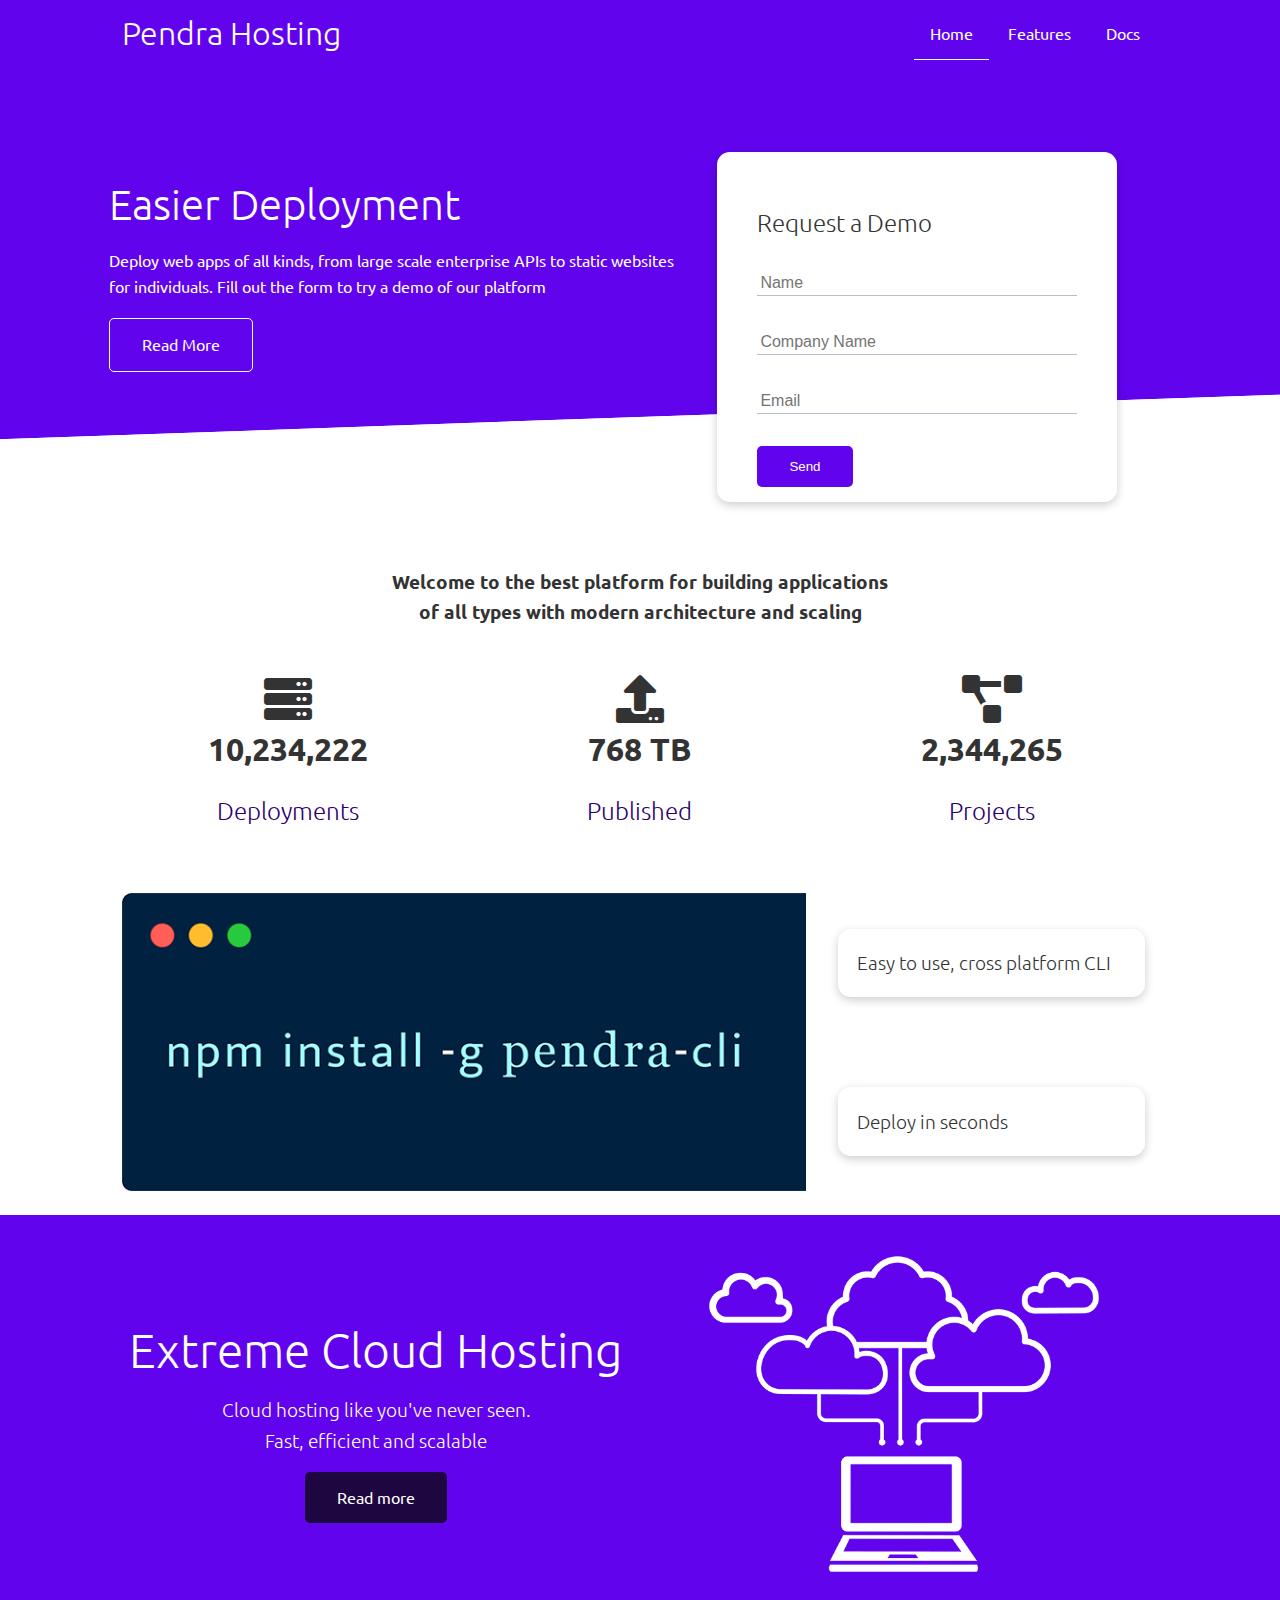
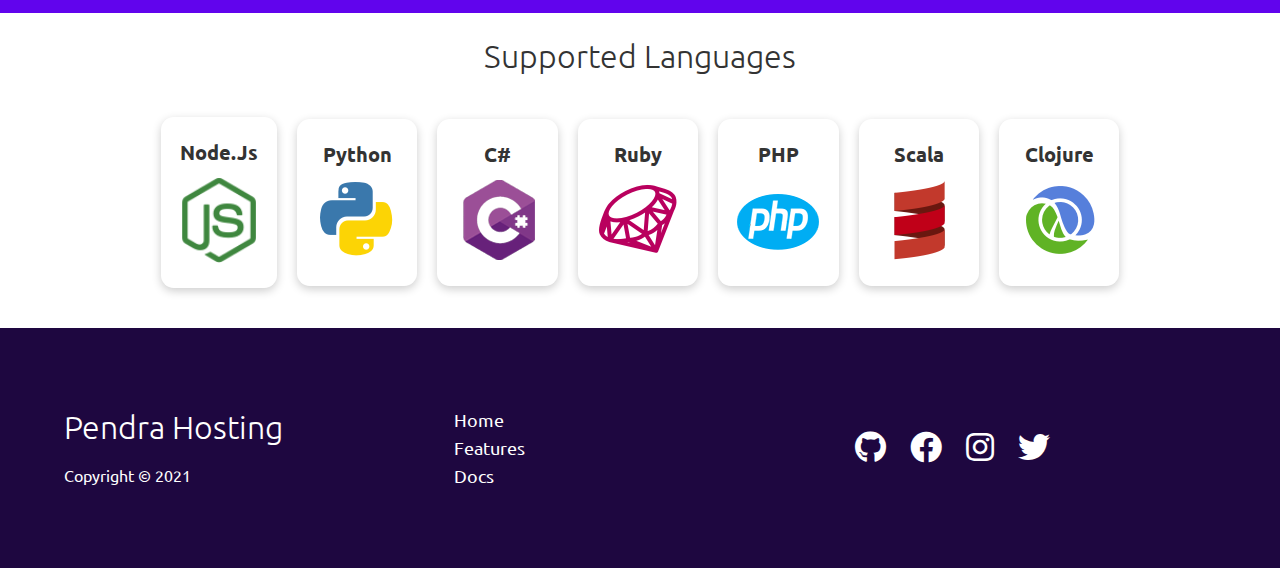
<file: index.html>
<!DOCTYPE html>
<html lang="en">
<head>
    <meta charset="UTF-8">
    <meta http-equiv="X-UA-Compatible" content="IE=edge">
    <meta name="viewport" content="width=device-width, initial-scale=1.0">
    <title>Pendra | Cloud Hosting Services</title>
    <meta name="description" content="Dummy web hosting site for my portfolio at pitju.hu">
    <link rel="stylesheet" href="utilities.css">
    <link rel="stylesheet" href="style.css">
   
    <link rel="stylesheet" href="https://cdnjs.cloudflare.com/ajax/libs/font-awesome/5.15.3/css/all.min.css">
   

</head>
<body>
    <!-- nav bar -->
    <div class="navbar">
        <div class="container flex">
            <h1 class="l">Pendra Hosting</h1>
            <nav>
                <ul>
                    <li><a class="active-page" href="index.html">Home</a></li>
                    <li><a href="features.html">Features</a></li>
                    <li><a href="docs.html">Docs</a></li>
                </ul>
            </nav>
        </div>
    </div>

    <!-- showcase -->

    <section class="showcase">
        <div class="container grid">
            <div class="showcase-text">
                <h1>Easier Deployment</h1>
                <p>Deploy web apps of all kinds, from large scale enterprise APIs to static websites for individuals. Fill out the form to try a demo of our platform</p>
                <a href="features.html" class="btn btn-outline">Read More</a>
            </div>
            <div class="showcase-form card">
                <h2>Request a Demo</h2>
                <form>
                    <div class="form-control">
                        <input type="text" name="name" placeholder="Name" required>
                    </div>
                    <div class="form-control">
                        <input type="text" name="company" placeholder="Company Name" required>
                    </div>
                    <div class="form-control">
                        <input type="email" name="email" placeholder="Email" required>
                    </div>
                    <input type="submit" value="Send" class="btn btn-primary">
                </form>
            </div>
        </div>
    </section>

    <!-- stats -->
    <section class="stats">
        <div class="container">
            <h3 class="stats-heading text-center my-1">
                 Welcome to the best platform for building applications of all types with modern architecture and scaling
            </h3>
            <div class="stats-content grid grid-3 text-center my-4">
                <div>
                    <i class="fas fa-server fa-3x"></i>
                    <h3>10,234,222</h3>
                    <p class="text-secondary">Deployments</p>
                </div>
                <div>
                    <i class="fas fa-upload fa-3x"></i>
                    <h3>768 TB</h3>
                    <p class="text-secondary">Published</p>
                </div>
                <div>
                    <i class="fas fa-project-diagram fa-3x"></i>
                    <h3>2,344,265</h3>
                    <p class="text-secondary">Projects</p>
                </div>
            </div>
        </div>
    </section>

    <!-- cli -->
    <section class="cli">
        <div class="container grid">
            <img 
            src="images/cli3.png" 
            alt="command line interface screenshot" 
            srcset="images/cli3-mobile.png 1352w, images/cli3-mobile.png 712w"
            sizes="(max-width: 500px) 712px, 1352px">
            <!-- <img src="images/cli3.png" alt="command line interface screenshot"> -->
            <div class="card card-resize">
                <h3>Easy to use, cross platform CLI</h3>
            </div>
            <div class="card card-resize">
                <h3>Deploy in seconds</h3>
            </div>
        </div>
    </section>

    <!-- cloud -->
    <section class="cloud bg-primary my-2 py-2">
        <div class="container grid">
            <div class="text-center">
                <h2 class="lg">Extreme Cloud Hosting</h2>
                <p class="lead my-1">
                    Cloud hosting like you've never seen.<br> Fast, efficient and scalable
                </p>
                <a href="features.html" class="btn btn-dark">Read more</a>
            </div>
            <img src="images/cloud.png" alt="">
        </div>
    </section>

    <!-- languages -->
    <section class="languages">
        <h2 class="md text-center my-2">
            Supported Languages
        </h2>
        <div class="container flex">
            <div class="card">
                <h4>Node.Js</h4>
                <img src="images/logos/node.png" alt="Node.Js Logo">
            </div>
            <div class="card">
                <h4>Python</h4>
                <img src="images/logos/python.png" alt="Python Logo">
            </div>
            <div class="card">
                <h4>C#</h4>
                <img src="images/logos/csharp.png" alt="C-sharp Logo">
            </div>
            <div class="card">
                <h4>Ruby</h4>
                <img src="images/logos/ruby.png" alt="Ruby Logo">
            </div>
            <div class="card">
                <h4>PHP</h4>
                <img src="images/logos/php.png" alt="PHP Logo">
            </div>
            <div class="card">
                <h4>Scala</h4>
                <img src="images/logos/scala.png" alt="Scala Logo">
            </div>
            <div class="card">
                <h4>Clojure</h4>
                <img src="images/logos/clojure.png" alt="Clojure Logo">
            </div>
        </div>
    </section>

    <!-- footer -->
    <footer class="footer bg-dark py-5">
        <div class="grid grid-3">
            <div>
                <h1>Pendra Hosting</h1>
                <p>Copyright &copy; 2021</p>
            </div>
            <nav>
                <ul class="footer-nav-links">
                    <li><a href="index.html">Home</a></li>
                    <li><a href="features.html">Features</a></li>
                    <li><a href="docs.html">Docs</a></li>
                </ul>
            </nav>
            <div class="social">
                <a href="#"><i class="fab fa-github fa-2x"></i></a>
                <a href="#"><i class="fab fa-facebook fa-2x"></i></a>
                <a href="#"><i class="fab fa-instagram fa-2x"></i></a>
                <a href="#"><i class="fab fa-twitter fa-2x"></i></a>
            </div>
        </div>
    </footer>
</body>
</html>
</file>
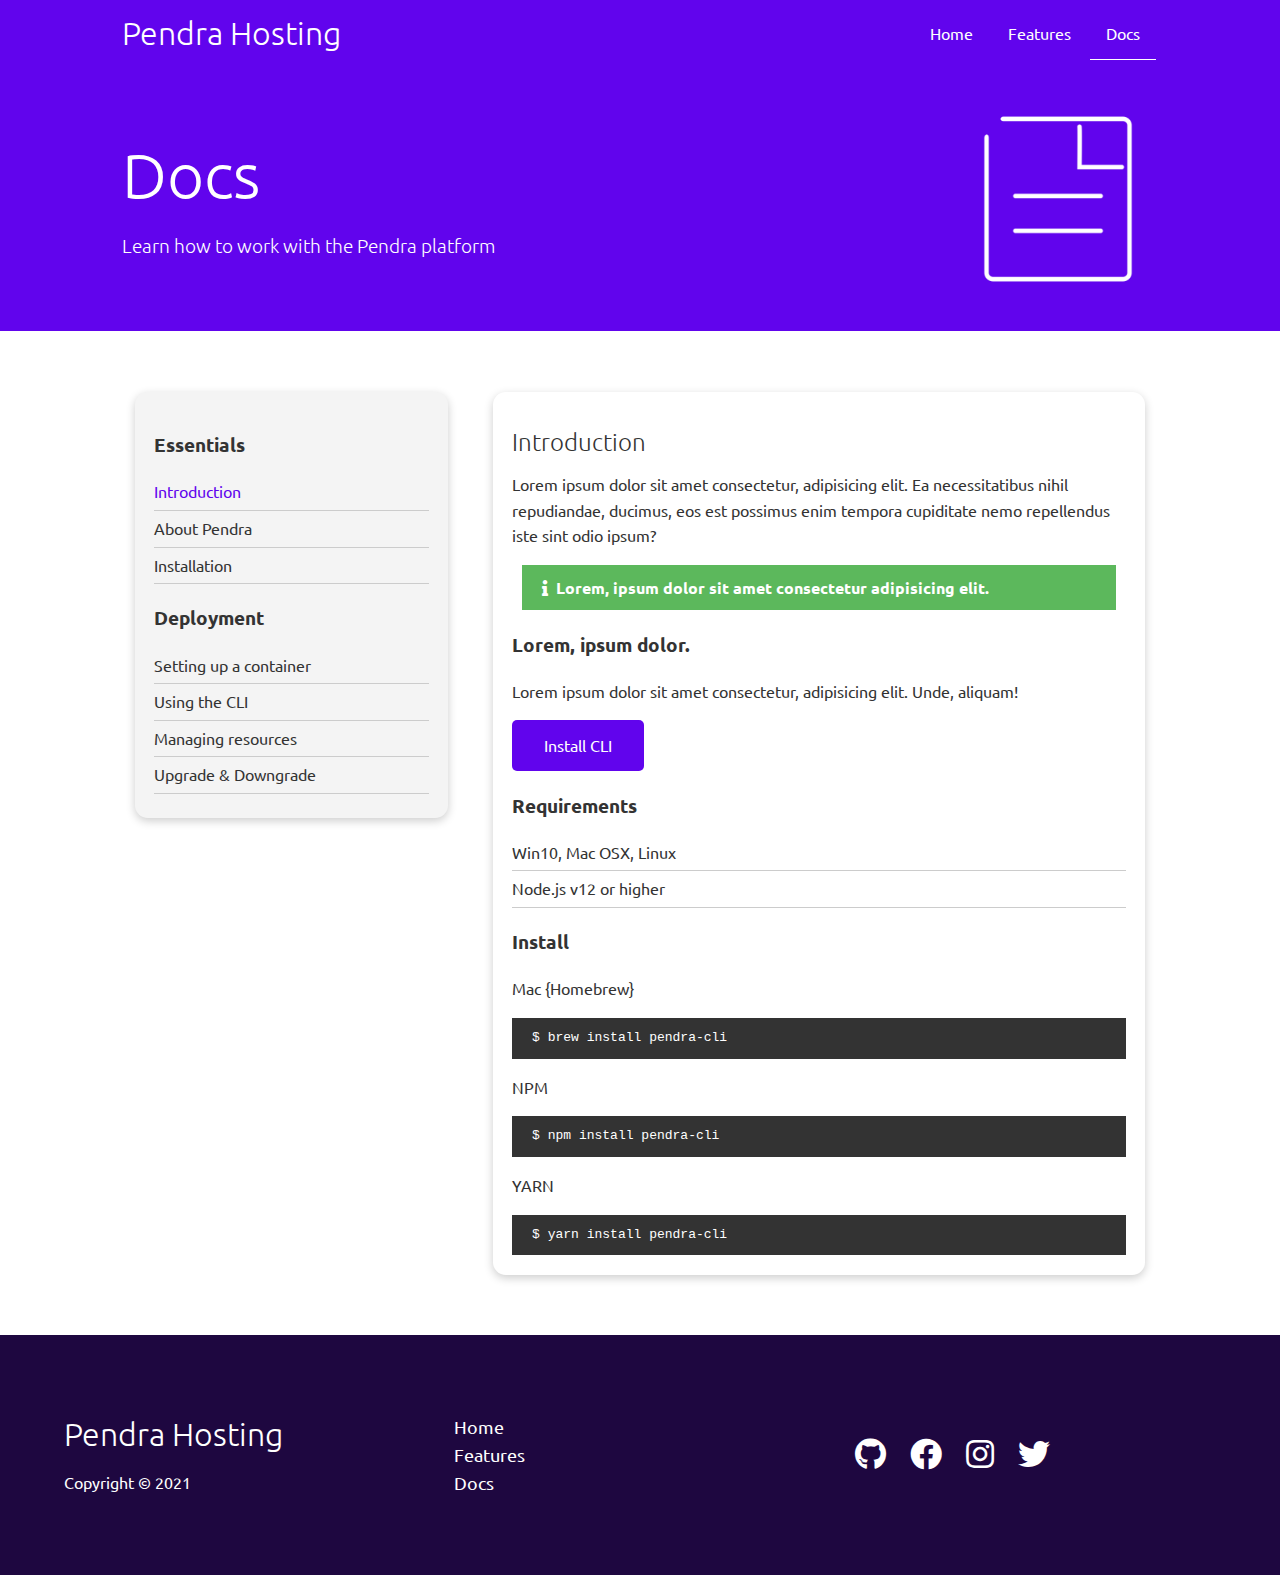
<file: docs.html>
<!DOCTYPE html>
<html lang="en">

<head>
    <meta charset="UTF-8">
    <meta http-equiv="X-UA-Compatible" content="IE=edge">
    <meta name="viewport" content="width=device-width, initial-scale=1.0">
    <title>Pendra | Cloud Hosting Services</title>
    <meta name="description" content="Dummy web hosting site for my portfolio at pitju.hu">
    <link rel="stylesheet" href="utilities.css">
    <link rel="stylesheet" href="style.css">

    <link rel="stylesheet" href="https://cdnjs.cloudflare.com/ajax/libs/font-awesome/5.15.3/css/all.min.css">


</head>

<body>
    <!-- nav bar -->
    <div class="navbar">
        <div class="container flex">
            <h1 class="l">Pendra Hosting</h1>
            <nav>
                <ul>
                    <li><a href="index.html">Home</a></li>
                    <li><a href="features.html">Features</a></li>
                    <li><a class="active-page" href="docs.html">Docs</a></li>
                </ul>
            </nav>
        </div>
    </div>

    <!-- head -->
    <section class="docs-head bg-primary py-3">
        <div class="container grid">
            <div>
                <h1 class="xl">Docs</h1>
                <p class="lead">
                    Learn how to work with the Pendra platform
                </p>
            </div>
            <img src="images/docs.png" alt="">
        </div>
    </section>

    <!-- docs main -->

    <section class="docs-main my-4">
        <div class="container grid">
            <div class="card bg-light p3">
                <h3 class="my-2">Essentials</h3>
                <nav>
                    <ul>
                        <li><a class="text-primary"  href="#">Introduction</a></li>
                        <li><a href="#">About Pendra</a></li>
                        <li><a href="#">Installation</a></li>
                    </ul>
                </nav>
                <h3 class="my-2">Deployment</h3>
                <nav>
                    <ul>
                        <li><a href="#">Setting up a container</a></li>
                        <li><a href="#">Using the CLI</a></li>
                        <li><a href="#">Managing resources</a></li>
                        <li><a href="#">Upgrade & Downgrade</a></li>
                    </ul>
                </nav>
            </div>
            <div class="card">
                <h2>Introduction</h2>
                <p>Lorem ipsum dolor sit amet consectetur, adipisicing elit. Ea necessitatibus nihil repudiandae, ducimus, eos est possimus enim tempora cupiditate nemo repellendus iste sint odio ipsum?</p>

                <div class="alert alert-success">
                    <i class="fas fa-info"></i>Lorem, ipsum dolor sit amet consectetur adipisicing elit.
                </div>

                <h3>Lorem, ipsum dolor.</h3>
                <p>Lorem ipsum dolor sit amet consectetur, adipisicing elit. Unde, aliquam!</p>
                <a href="" class="btn bnt-primary">Install CLI</a>

                <h3>Requirements</h3>
                <ul>
                    <li>Win10, Mac OSX, Linux</li>
                    <li>Node.js v12 or higher</li>
                </ul>

                <h3>Install</h3>
                <p>Mac {Homebrew}</p>
                <pre><code>$ brew install pendra-cli</code></pre>
                <p>NPM</p>
                <pre><code>$ npm install pendra-cli</code></pre>
                <p>YARN</p>
                <pre><code>$ yarn install pendra-cli</code></pre>
                
            </div>
        </div>
    </section>

    




    <!-- footer -->
    <footer class="footer bg-dark py-5">
        <div class="grid grid-3">
            <div>
                <h1>Pendra Hosting</h1>
                <p>Copyright &copy; 2021</p>
            </div>
            <nav>
                <ul class="footer-nav-links">
                    <li><a href="index.html">Home</a></li>
                    <li><a href="features.html">Features</a></li>
                    <li><a href="docs.html">Docs</a></li>
                </ul>
            </nav>
            <div class="social">
                <a href="#"><i class="fab fa-github fa-2x"></i></a>
                <a href="#"><i class="fab fa-facebook fa-2x"></i></a>
                <a href="#"><i class="fab fa-instagram fa-2x"></i></a>
                <a href="#"><i class="fab fa-twitter fa-2x"></i></a>
            </div>
        </div>
    </footer>
</body>

</html>
</file>
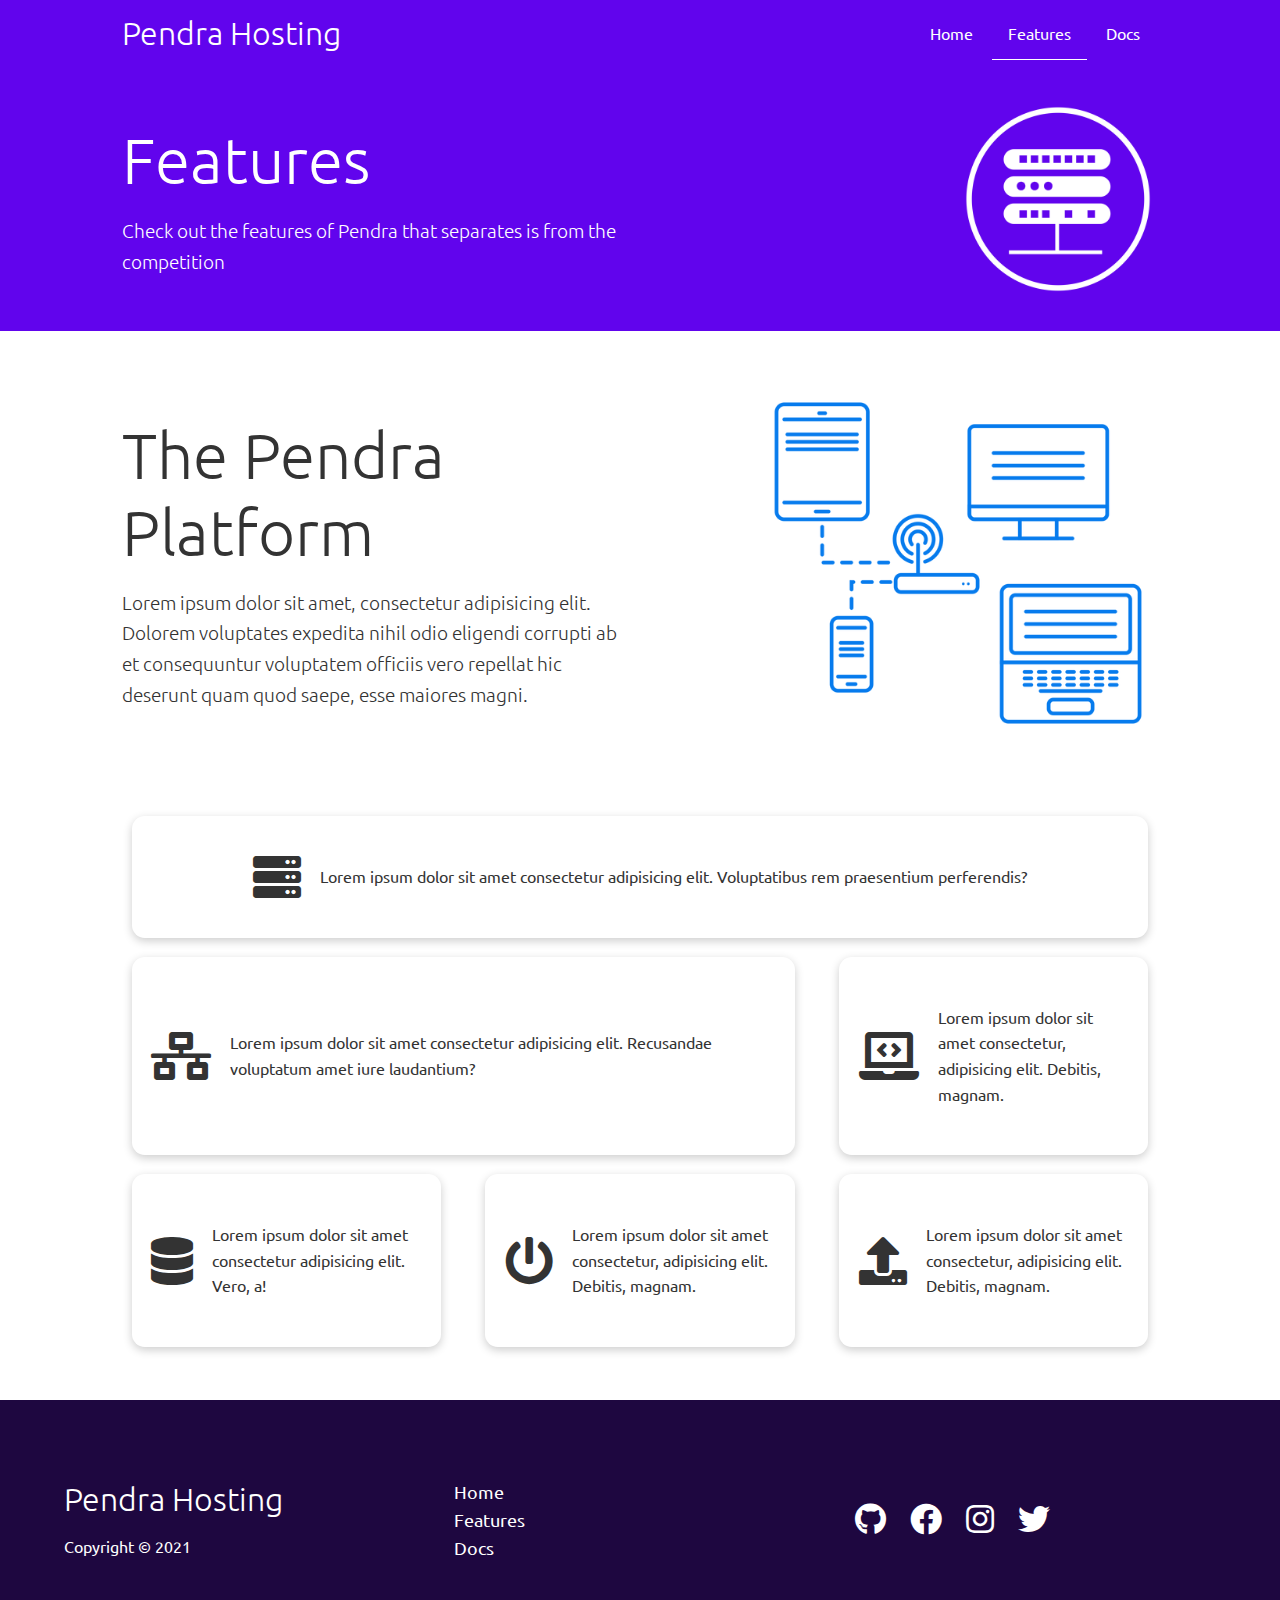
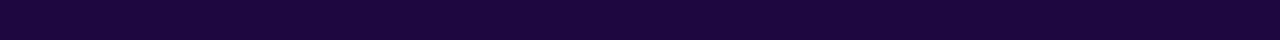
<file: features.html>
<!DOCTYPE html>
<html lang="en">

<head>
    <meta charset="UTF-8">
    <meta http-equiv="X-UA-Compatible" content="IE=edge">
    <meta name="viewport" content="width=device-width, initial-scale=1.0">
    <title>Pendra | Cloud Hosting Services</title>
    <meta name="description" content="Dummy web hosting site for my portfolio at pitju.hu">
    <link rel="stylesheet" href="utilities.css">
    <link rel="stylesheet" href="style.css">

    <link rel="stylesheet" href="https://cdnjs.cloudflare.com/ajax/libs/font-awesome/5.15.3/css/all.min.css">


</head>

<body>
    <!-- nav bar -->
    <div class="navbar">
        <div class="container flex">
            <h1 class="l">Pendra Hosting</h1>
            <nav>
                <ul>
                    <li><a href="index.html">Home</a></li>
                    <li><a class="active-page" href="features.html">Features</a></li>
                    <li><a href="docs.html">Docs</a></li>
                </ul>
            </nav>
        </div>
    </div>

    <!-- head -->
    <section class="features-head bg-primary py-3">
        <div class="container grid">
            <div>
                <h1 class="xl">Features</h1>
                <p class="lead">
                    Check out the features of Pendra that separates is from the competition
                </p>
            </div>
            <img src="images/server.png" alt="drawing of a server" class="server-image">
        </div>
    </section>

    <!-- sub-head -->
    <secion class="features-sub-head bg-light py-3">
        <div class="container grid">
            <div>
                <h1 class="xl">The Pendra Platform</h1>
                <p class="lead">
                    Lorem ipsum dolor sit amet, consectetur adipisicing elit. Dolorem voluptates expedita nihil odio eligendi corrupti ab et consequuntur voluptatem officiis vero repellat hic deserunt quam quod saepe, esse maiores magni.
                </p>
            </div>
            <img src="images/server2.png" alt="drawing of a server">
        </div>
    </secion>

    <section class="features-main my-2">
        <div class="container grid grid-3">
            <div class="card flex">
                <i class="fas fa-server fa-3x"></i>
                <p>Lorem ipsum dolor sit amet consectetur adipisicing elit. Voluptatibus rem praesentium perferendis?</p>
            </div>
            <div class="card flex">
                <i class="fas fa-network-wired fa-3x"></i>
                <p>
                    Lorem ipsum dolor sit amet consectetur adipisicing elit. Recusandae voluptatum amet iure laudantium?
                </p>
            </div>
            <div class="card flex">
                <i class="fas fa-laptop-code fa-3x"></i>
                <p>
                    Lorem ipsum dolor sit amet consectetur, adipisicing elit. Debitis,
                    magnam.
                </p>
            </div>
            <div class="card flex">
                <i class="fas fa-database fa-3x"></i>
                <p>
                    Lorem ipsum dolor sit amet consectetur adipisicing elit. Vero, a!
                </p>
            </div>
            <div class="card flex">
                <i class="fas fa-power-off fa-3x"></i>
                <p>
                    Lorem ipsum dolor sit amet consectetur, adipisicing elit. Debitis,
                    magnam.
                </p>
            </div>
            <div class="card flex">
                <i class="fas fa-upload fa-3x"></i>
                <p>
                    Lorem ipsum dolor sit amet consectetur, adipisicing elit. Debitis,
                    magnam.
                </p>
            </div>
        </div>
    </section>




    <!-- footer -->
    <footer class="footer bg-dark py-5">
        <div class="grid grid-3">
            <div>
                <h1>Pendra Hosting</h1>
                <p>Copyright &copy; 2021</p>
            </div>
            <nav>
                <ul class="footer-nav-links">
                    <li><a href="index.html">Home</a></li>
                    <li><a href="features.html">Features</a></li>
                    <li><a href="docs.html">Docs</a></li>
                </ul>
            </nav>
            <div class="social">
                <a href="#"><i class="fab fa-github fa-2x"></i></a>
                <a href="#"><i class="fab fa-facebook fa-2x"></i></a>
                <a href="#"><i class="fab fa-instagram fa-2x"></i></a>
                <a href="#"><i class="fab fa-twitter fa-2x"></i></a>
            </div>
        </div>
    </footer>
</body>

</html>
</file>
<file: utilities.css>
.container {
    max-width: 1100px;
    margin: 0 auto;
    overflow: auto;
    padding: 0 2rem;
}

.card {
    background-color: #fff;
    color: #333;
    border-radius: .8rem;
    box-shadow: 0 3px 10px rgba(0, 0, 0, .2);
    padding: 1.2rem;
    margin: .8rem;
}

.btn {
    display: inline-block;
    padding: 0.8rem 2rem;
    cursor: pointer;
    background-color: var(--primary-color);
    color: white;
    border: none;
    border-radius: 5px;
}

.btn:hover {
    background-color: var(--primary-light);

}

.btn-outline {
    background-color: transparent;
    border: 1px solid #fff;
}

/* backgrounds & colored buttons */

.bg-primary, .btn-primary {
    background-color: var(--primary-color);
    color: #fff;
}

.bg-secondary, .btn-secondary {
    background-color: var(--secondary-color);
    color: #fff;
}

.bg-dark, .btn-dark {
    background-color: var(--dark-color);
    color: #fff;
}

.bg-light, .btn-light {
    background-color: var(--light-color);
    color: #333;
}

.bg-primary a, .btn-primary a, .bg-secondary a, .btn-secondary a, .bg-dark a, .btn-dark a {
    color: #fff
}

/* text sizes */

.lead {
    font-size: 1.2rem;
    font-weight: 300;
}

.sm {
    font-size: 1rem;
}

.md {
    font-size: 2rem;
}

.lg {
    font-size: 3rem;
}

.xl {
    font-size: 4rem;
}

/* alert */

.alert {
    background-color: var(--light-color);
    padding: 10px 20px;
    font-weight: bold;
    margin: .6rem;
}

.alert i {
    margin-right: .5rem;
}

.alert-success {
    background-color: var(--success-color);
    color: white;
}

.alert-error {
    background-color: var(--error-color);
    color: white;
}

.flex {
    display: flex;
    justify-content: center;
    align-items: center;
    height: 100%;
}

.grid {
    display: grid;
    grid-template-columns: 1fr 1fr;
    gap: 1.2rem;
    justify-content: center;
    align-items: center;
    height: 100%;
}

/* margins */

.text-center {
    text-align: center;
}

.my-1 {
    margin: 1rem 0;
}

.my-2 {
    margin: 1.5rem 0;
}

.my-3 {
    margin: 2rem 0;
}

.my-4 {
    margin: 3rem 0;
}

.my-5 {
    margin: 4rem;
}

.m-1 {
    margin: 1rem;
}

.m-2 {
    margin: 1.5rem;
}

.m-3 {
    margin: 2rem;
}

.m-4 {
    margin: 3rem;
}

.m-5 {
    margin: 4rem;
}

/* paddings */

.py-1 {
    padding: 1rem 0;
}

.py-2 {
    padding: 1.5rem 0;
}

.py-3 {
    padding: 2rem 0;
}

.py-4 {
    padding: 3rem 0;
}

.py-5 {
    padding: 4rem;
}

.p-1 {
    padding: 1rem;
}

.p-2 {
    padding: 1.5rem;
}

.p-3 {
    padding: 2rem;
}

.p-4 {
    padding: 3rem;
}

.p-5 {
    padding: 4rem;
}

/* text-colors */

.text-primary {
    color: var(--primary-color);
}

.text-secondary {
    color: var(--secondary-color);
}

.text-dark {
    color: var(--dark-color);
}

.text-light {
    color: var(--light-color);
}
</file>
<file: style.css>
@import url('https://fonts.googleapis.com/css2?family=Ubuntu:wght@300;500;700&display=swap');
:root {
    --primary-color: #6104ed;
    --primary-light: #8747e8;
    --secondary-color: #2c006e;
    --dark-color: #1e0740;
    --light-color: #f4f4f4;
    --success-color: #5cb85c;
    --error-color: #d9534f;
}

* {
    box-sizing: border-box;
    padding: 0;
    margin: 0;
}

body {
    font-family: 'Ubuntu', sans-serif;
    color: #333;
    line-height: 1.6;
}

ul {
    list-style: none;
}

a {
    text-decoration: none;
    color: #333;
}

h1, h2 {
    font-weight: 300;
    line-height: 1.2;
    margin: 1rem 0;
}

p {
    margin: 1rem 0;
}

img {
    width: 100%;
}

code, pre {
    background-color: #333;
    color: #fff;
    padding: 10px;
}

/* navbar */

.navbar {
    background-color: var(--primary-color);
    color: #fff;
    height: 4.2rem;
}

.navbar .flex {
    justify-content: space-between;
}

.navbar ul {
    display: flex;
}

.navbar a {
    color: #fff;
    padding: 1rem;
    margin: 0.1rem;
}

.navbar a:hover {
    border-top: 1px solid #fff;
}

.active-page {
    border-bottom: 1px solid #fff;
}

/* showcase */

.showcase {
    background-color: var(--primary-color);
    height: 400px;
    color: #fff;
    position: relative;
}

.showcase h1 {
    font-size: 2.6rem;
}

.showcase p {
    margin: 1.2rem 0;
}

.showcase .grid {
    overflow: visible;
    grid-template-columns: 55% 45%;
    gap: 1.6rem;
}

.showcase-text {
    animation: slideInFromLeft 1s ease-in;
}

.showcase-form {
    position: relative;
    top: 60px;
    height: 350px;
    width: 400px;
    padding: 2.5rem;
    z-index: 100;
    animation: slideInFromRight 1s ease-in;
    /* justify-self: flex-end; */
}

.showcase-form .form-control {
    margin: 2rem 0;
}

.showcase-form input[type='text'], .showcase-form input[type='email'] {
    border: 0;
    border-bottom: 1px solid #b4becb;
    width: 100%;
    padding: 3px;
    font-size: 1rem;
}

.showcase-form input:focus {
    outline: none;
    border-bottom: 2px solid var(--primary-color)
}

.showcase::before, .showcase::after {
    content: '';
    position: absolute;
    height: 100px;
    bottom: -50px;
    right: 0;
    left: 0;
    background: #fff;
    transform: skewY(-2deg);
    -webkit-transform: skewY(-2deg);
    -moz-transform: skewY(-2deg);
    -ms-transform: skewY(-2deg);
}

/* stats */

.stats {
    padding-top: 100px;
    animation: slideInFromBottom 1s ease-in;
}

.grid-3 {
    grid-template-columns: 1fr 1fr 1fr;
}

.stats-heading {
    max-width: 500px;
    margin: auto;
}

.stats .grid h3 {
    font-size: 2rem;
}

.stats .grid p {
    font-size: 1.5rem;
    font-weight: 300;
}

/* cli */

.cli .grid {
    grid-template-columns: repeat(3, 1fr);
    grid-template-rows: repeat(2, 1fr);
}

.cli .grid>*:first-child {
    grid-column: 1 / span 2;
    grid-row: 1 / span 2;
}

.cli .grid h3 {
    font-weight: 300;
}

/* cloud */

.cloud .grid {
    grid-template-columns: 4fr, 3fr;
}

/* languages */

.languages .flex {
    flex-wrap: wrap;
}

.languages .card {
    text-align: center;
    margin: 18px 10px 40px;
    transition: transform 0.2s ease-in;
}

.languages .card h4 {
    font-size: 20px;
    margin-bottom: 10px;
}

.languages .card:hover {
    transform: translateY(-40px);
}

/* FEATURES.html */

.features-head img, .docs-head img {
    width: 200px;
    justify-self: flex-end;
}

.features-sub-head .grid {
    margin-top: 2rem;
}

.features-sub-head img {
    width: 400px;
    justify-self: flex-end;
}

.features-main .card>i {
    margin-right: 1.2rem;
}

.features-main .grid {
    padding: 1.8rem;
}

.features-main .grid>*:first-child {
    grid-column: 1 / span 3;
}

.features-main .grid>*:nth-child(2) {
    grid-column: 1 / span 2;
}

/* docs */

.docs-main h3 {
    margin: 1.2rem 0;
}

.docs-main .grid {
    grid-template-columns: 1fr 2fr;
    align-items: flex-start;
}

.docs-main li {
    font-size: 1rem;
    padding-bottom: 5px;
    margin-bottom: 5px;
    border-bottom: 1px #ccc solid;
}

.docs-main li:hover {
    font-weight: bold;
}

/* footer */

.footer .social a {
    margin: 10px;
}

.footer-nav-links {
    font-size: 1.1rem;
}

.footer .social a i:hover, .footer-nav-links a:hover {
    color: var(--success-color);
}

/* ANIMATIONS */

@keyframes slideInFromLeft {
    0% {
        transform: translateX(-100%);
    }
    100% {
        transform: translateX(0);
    }
}

@keyframes slideInFromRight {
    0% {
        transform: translateX(100%);
    }
    100% {
        transform: translateX(0);
    }
}

@keyframes slideInFromTop {
    0% {
        transform: translateY(-100%);
    }
    100% {
        transform: translateX(0);
    }
}

@keyframes slideInFromBottom {
    0% {
        transform: translateY(100%);
    }
    100% {
        transform: translateX(0);
    }
}

/* MEDIA QUERY */

/* tablets and under  */

@media(max-width: 768px) {
    .container .grid {
        max-width: 85%;
    }
    .grid, .showcase .grid, .stats .grid, .cli .grid, .cloud .grid, .features-main .grid, .docs-main .grid {
        grid-template-columns: 1fr;
        grid-template-rows: 1fr;
    }
    .docs-head .grid {
        grid-template-columns: 1fr 1fr;
    }
    .showcase .grid {
        gap: 0;
    }
    .showcase {
        height: auto;
    }
    .showcase-text {
        text-align: center;
        margin-top: 2.2rem;
    }
    .showcase-form {
        justify-self: center;
        margin: 0;
        width: 300px;
    }
    .features-head, .features-sub-head, .docs-head {
        text-align: center
    }
    .features-head img, .features-sub-head img, .docs-head img {
        justify-self: center;
        width: 85%;
    }
    .features-main .grid>*:first-child, .features-main .grid>*:nth-child(2) {
        grid-column: 1;
    }
    .cli .grid>*:first-child {
        grid-column: 1;
        grid-row: 1;
    }
    .cli {
        text-align: center;
        max-width: 80%;
        margin: 0 auto;
    }
    .cloud h2 {
        padding-top: 1rem;
    }
    .text-secondary {
        margin-top: 0;
    }
    .stats-heading {
        padding-top: 1rem;
    }
    .lead {
        margin: 2rem auto;
    }
    .footer {
        text-align: center;
        align-items: center;
        padding: 2rem;
    }
}

/* mobile */

@media screen and (max-width: 500px) {
    .container .grid {
        max-width: 85%;
    }
    .navbar {
        height: 7.5rem;
    }
    .navbar .flex {
        flex-direction: column;
    }
    .navbar ul {
        padding: .4rem;
        background-color: rgb(0, 0, 0, .1);
    }
    .navbar a {
        padding: .1rem;
        margin: .3rem;
        letter-spacing: .1rem;
    }
    .showcase-form {
        animation: slideInFromRight 1s ease-in;
        max-width: 90%;
    }
    .lead {
        max-width: 85%;
    }
    .features-sub-head img {
        width: 85%;
    }
    .stats-content {
        margin: 2rem auto;
    }
    .showcase p {
        margin: 1.2rem;
    }
    .languages>.flex {
        display: grid;
        grid-template-columns: 1fr 1fr;
    }
    .languages>.my-2 {
        margin: 0 3rem;
    }
    .xl {
        font-size: 3rem;
    }
    .docs-head .grid {
        grid-template-columns: 1fr;
    }
    .docs-head img, .server-image {
        max-width: 40vw;
    }
    form>.btn {
        font-size: 1.1rem;
    }
}
</file>
